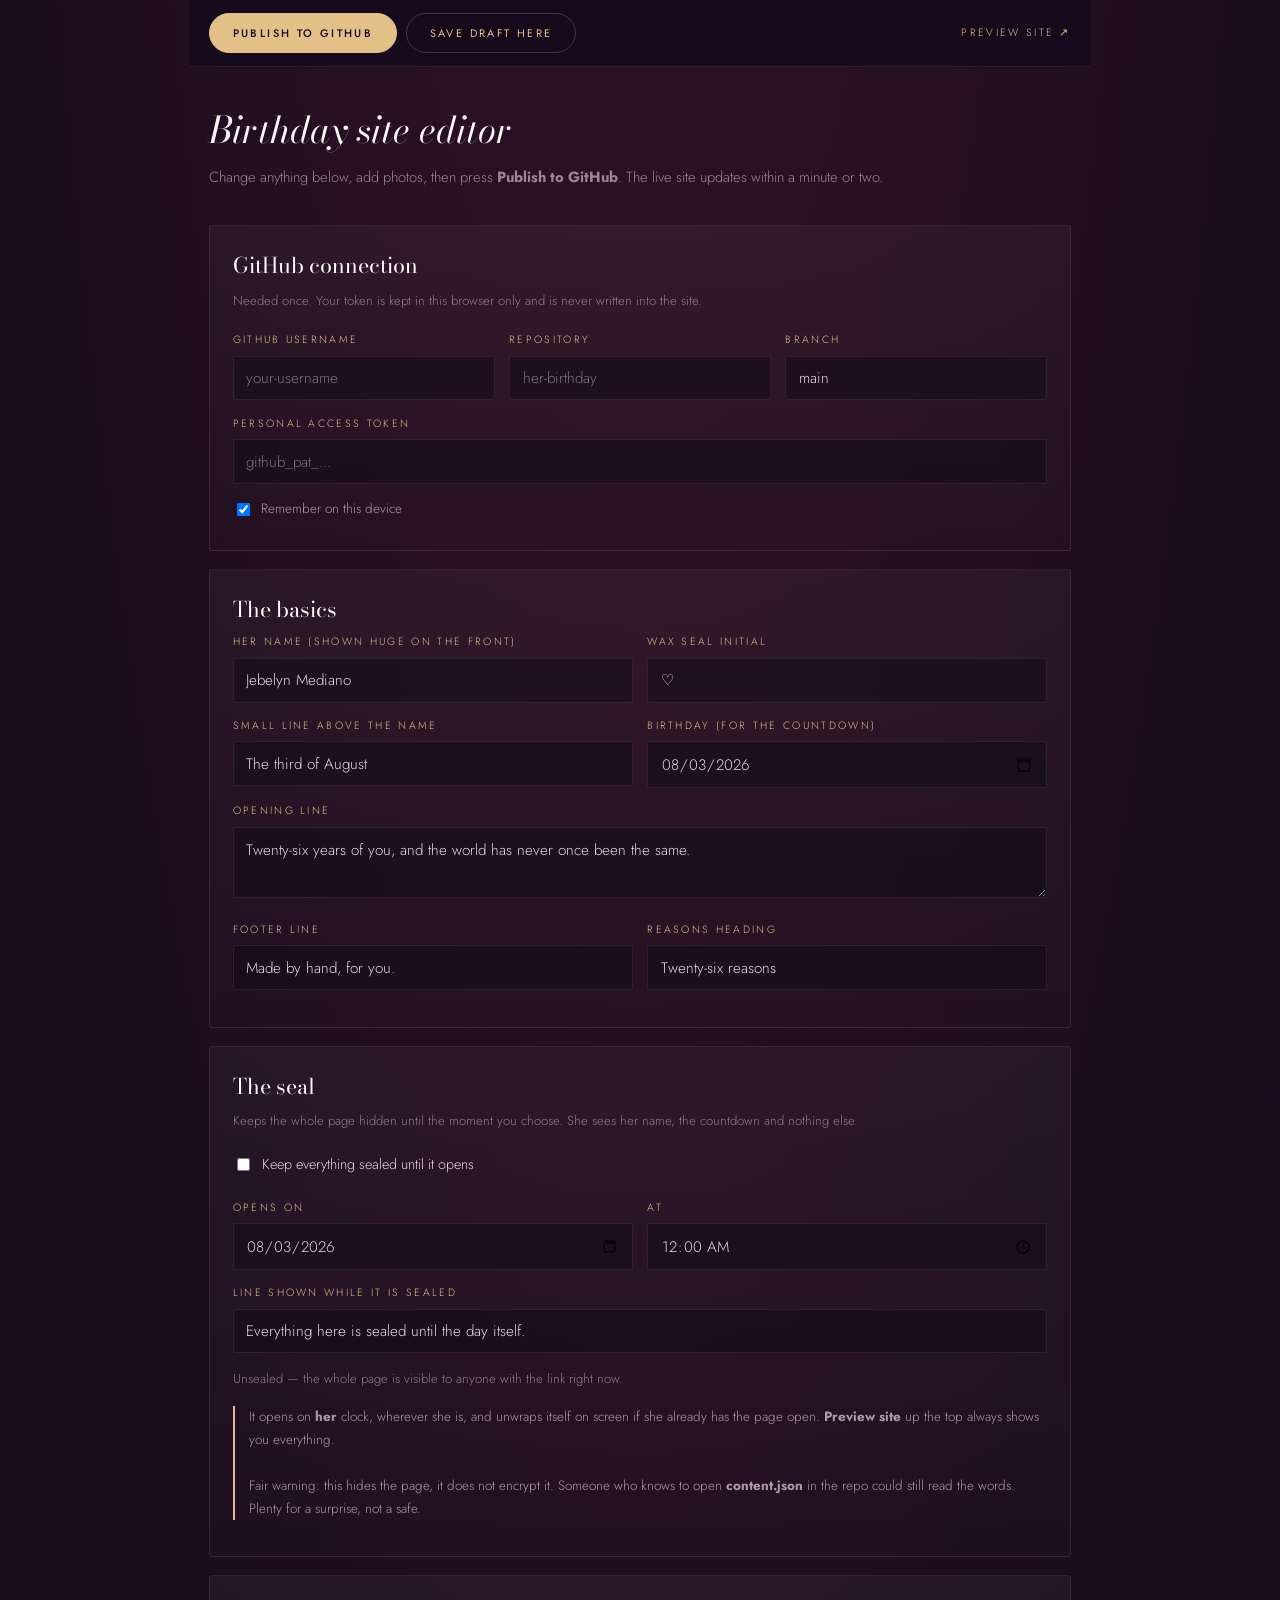
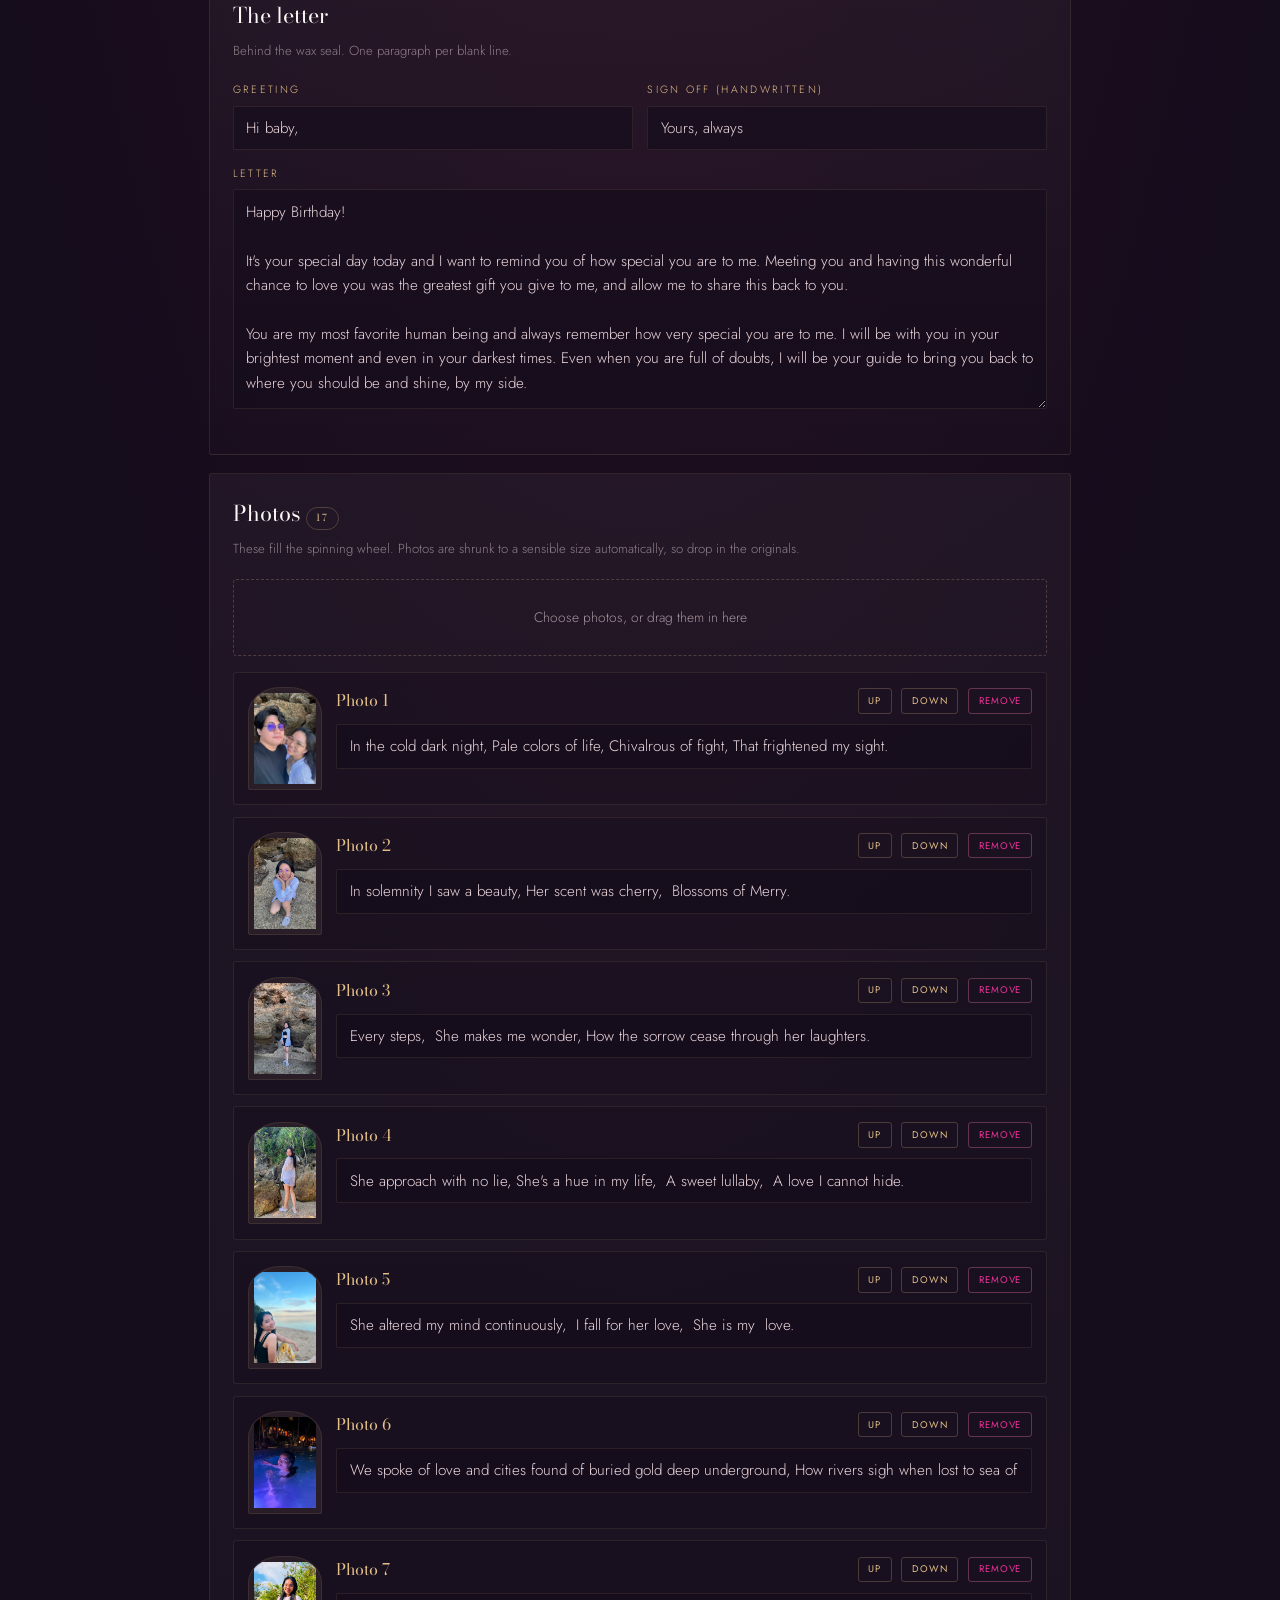
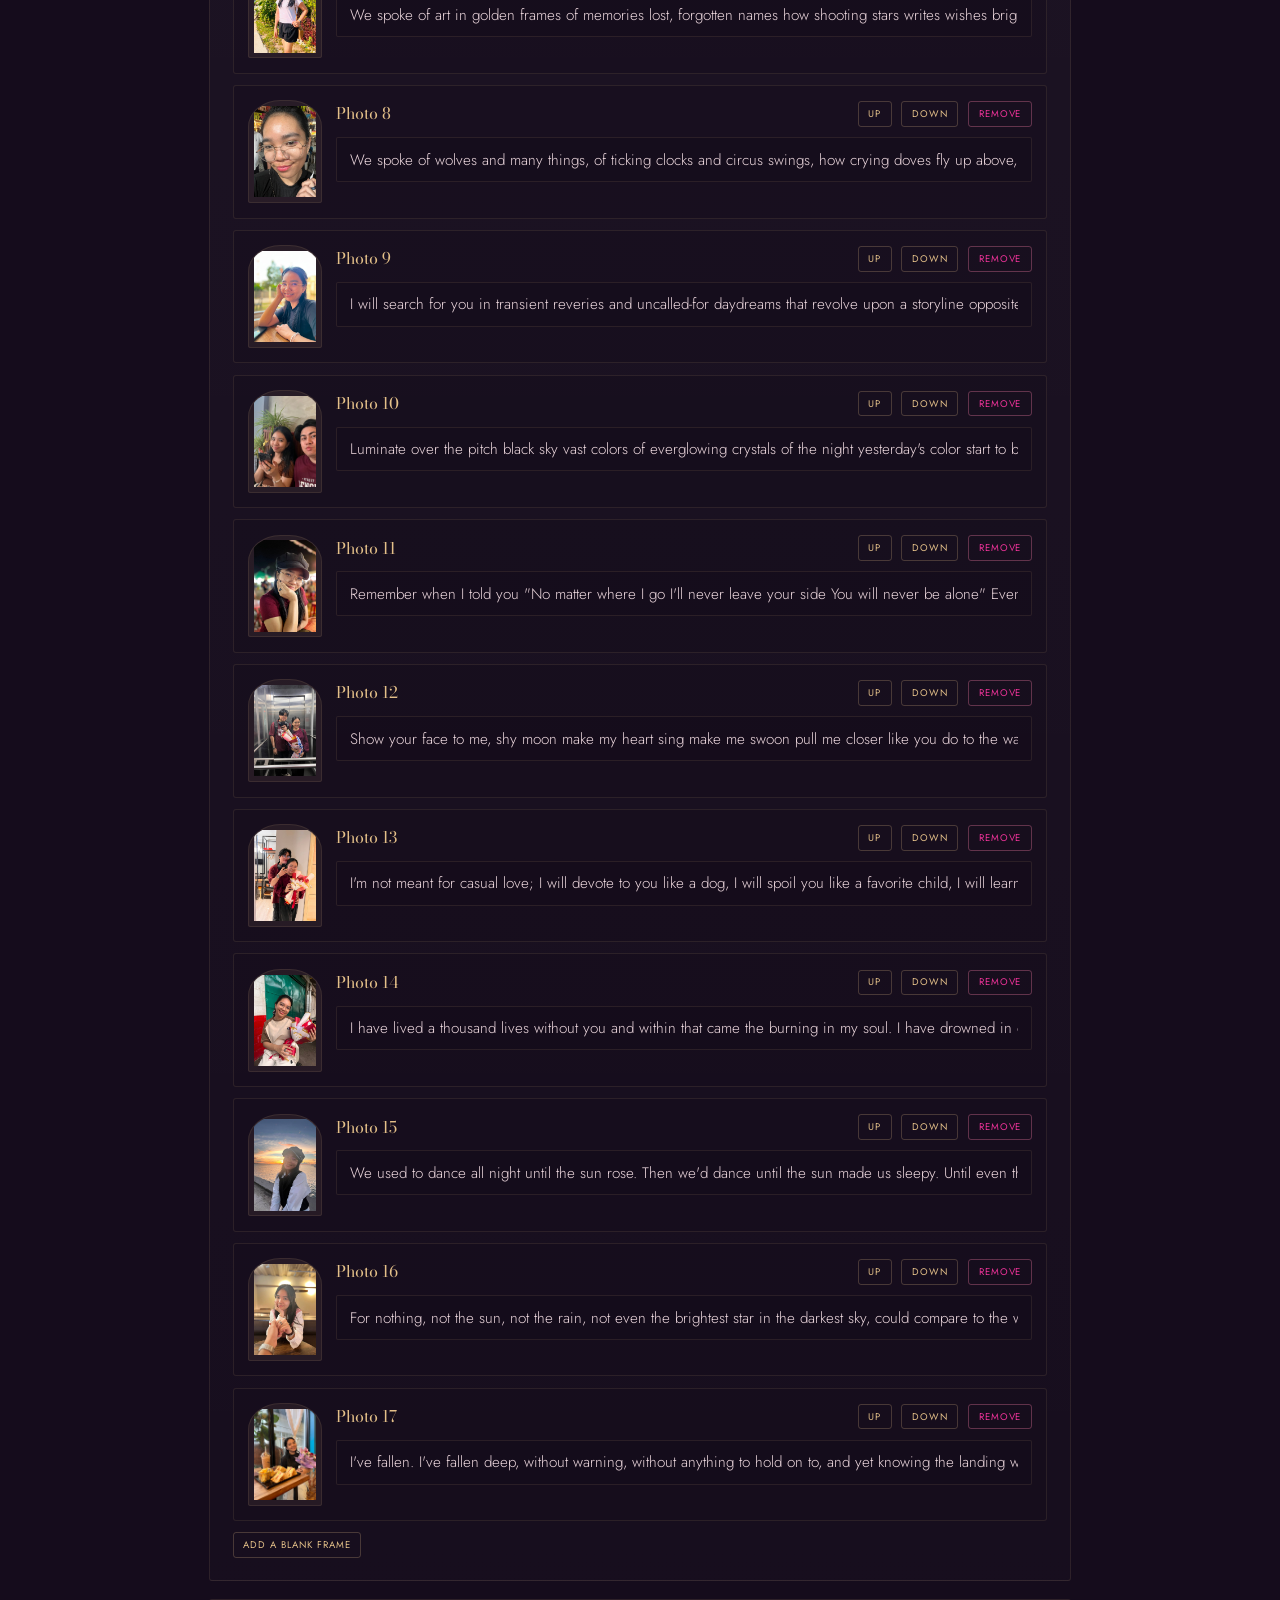
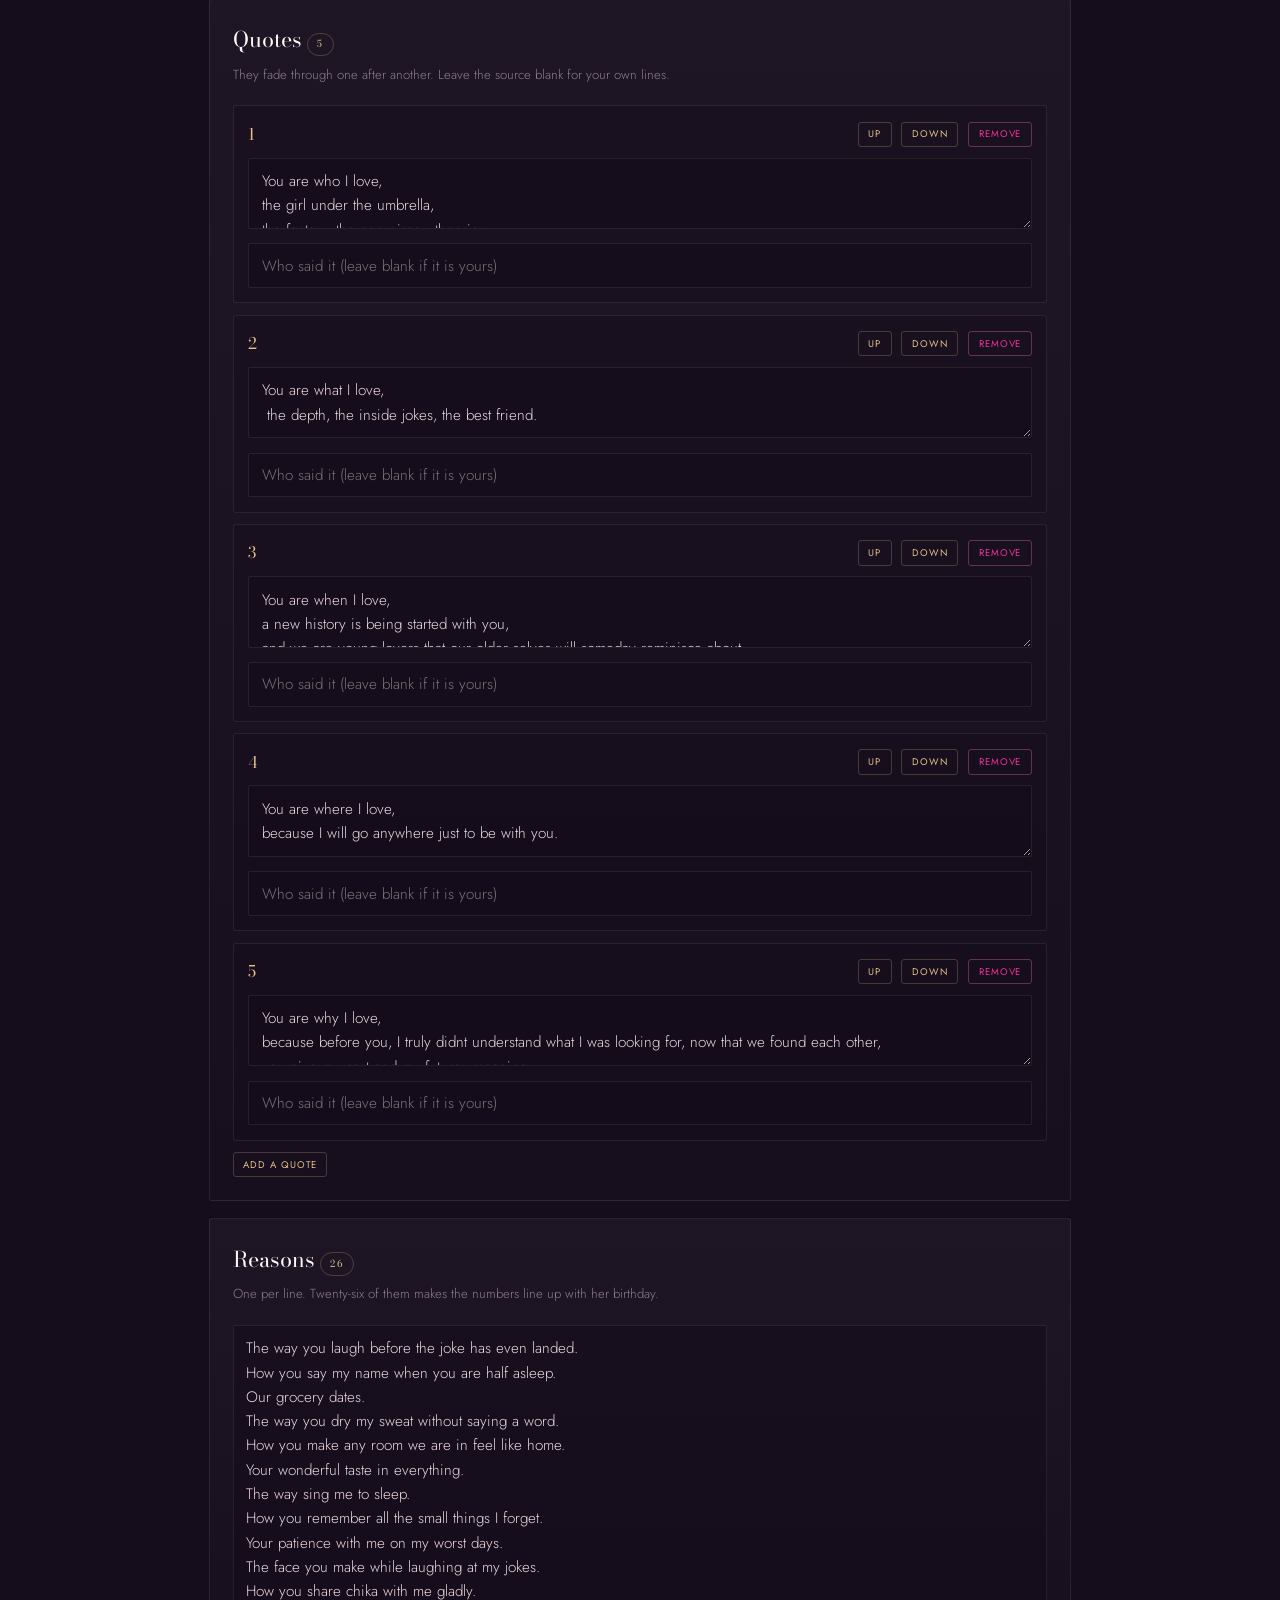
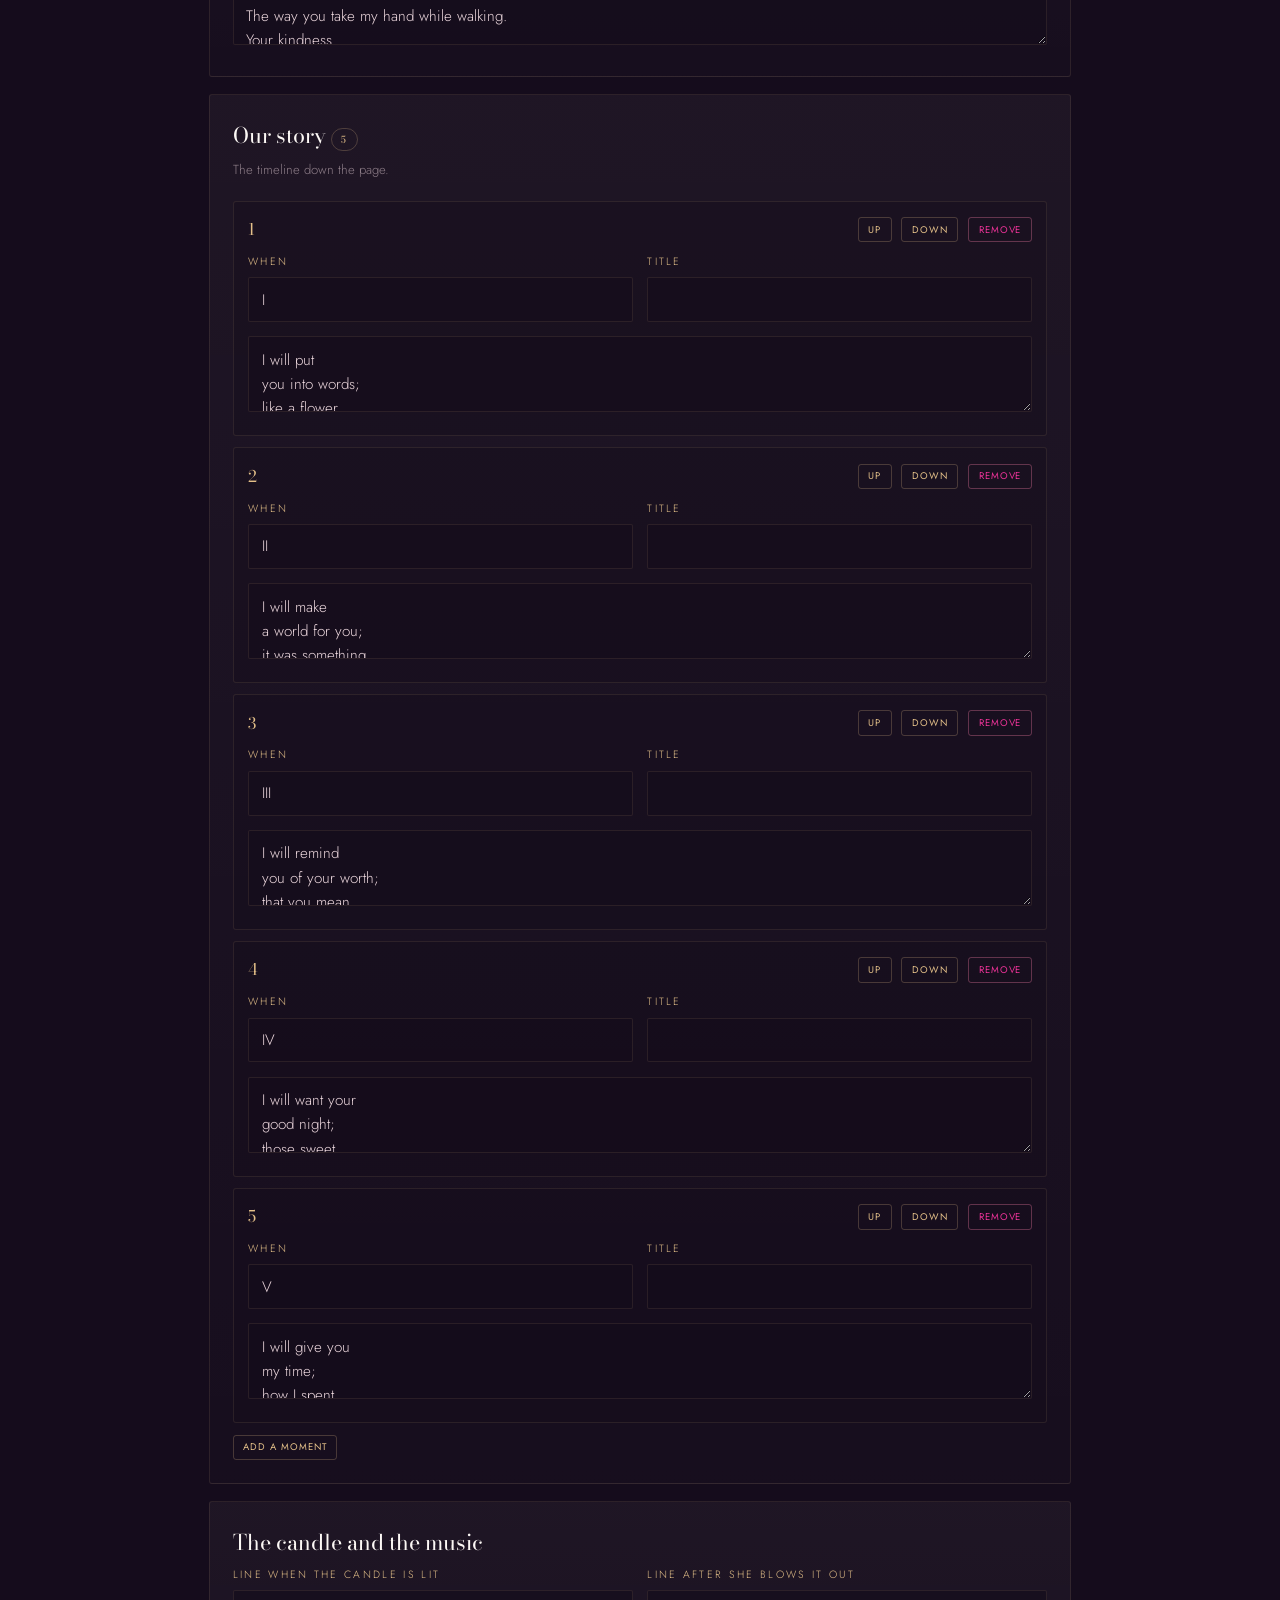
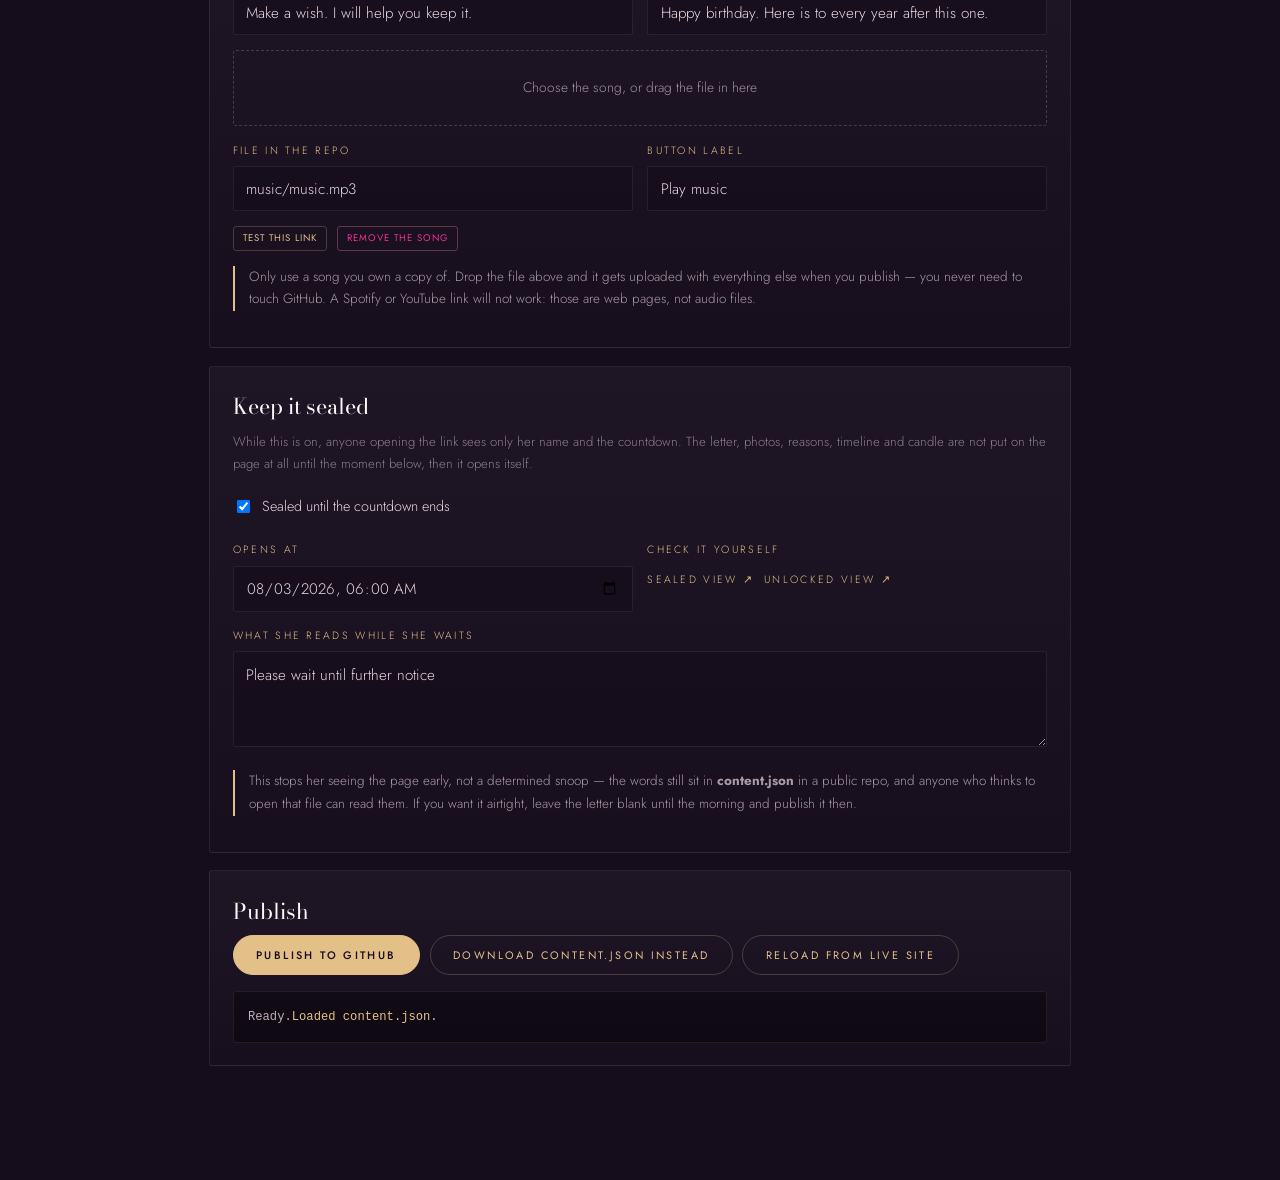
<file: admin.html>
<!DOCTYPE html>
<html lang="en-AU">
<head>
<meta charset="utf-8">
<meta name="viewport" content="width=device-width, initial-scale=1">
<meta name="robots" content="noindex, nofollow">
<title>Editor — Birthday site</title>
<link rel="preconnect" href="https://fonts.googleapis.com">
<link rel="preconnect" href="https://fonts.gstatic.com" crossorigin>
<link href="https://fonts.googleapis.com/css2?family=Bodoni+Moda:ital,opsz,wght@0,6..96,400;1,6..96,400&family=Jost:wght@300;400;500&display=swap" rel="stylesheet">
<style>
:root{
  --ink:#150C1C; --velvet:#251133; --wine:#5E1A33;
  --champagne:#E4C089; --silk:#EBD6DC; --moon:#FCF8F5;
  --hair:rgba(228,192,137,.24); --hair-soft:rgba(228,192,137,.1);
  --display:"Bodoni Moda",Didot,serif; --body:"Jost",Arial,sans-serif;
}
*{box-sizing:border-box}
body{
  margin:0;background:radial-gradient(110% 70% at 50% -10%,rgba(94,26,51,.4),transparent 60%),var(--ink);
  color:var(--silk);font-family:var(--body);font-weight:300;line-height:1.7;font-size:15px;
}
.wrap{max-width:900px;margin:0 auto;padding:2.5rem 1.2rem 6rem}
h1{font-family:var(--display);font-style:italic;font-weight:400;font-size:2.3rem;margin:0 0 .2rem;color:var(--moon)}
.sub{color:rgba(235,214,220,.6);margin:0 0 2.2rem;font-size:.92rem}
h2{font-family:var(--display);font-weight:400;font-size:1.35rem;color:var(--moon);margin:0 0 .3rem}
.hint{font-size:.82rem;color:rgba(235,214,220,.55);margin:0 0 1.2rem}
.card{
  background:linear-gradient(180deg,rgba(252,248,245,.045),rgba(252,248,245,.012));
  border:1px solid var(--hair-soft);border-radius:3px;padding:1.4rem;margin-bottom:1.1rem;
}
label{display:block;font-size:.66rem;letter-spacing:.22em;text-transform:uppercase;color:var(--champagne);margin:0 0 .4rem}
input,textarea,select{
  width:100%;background:rgba(21,12,28,.6);color:var(--silk);border:1px solid var(--hair-soft);
  border-radius:2px;padding:.65rem .8rem;font-family:var(--body);font-size:.95rem;font-weight:300;
}
input:focus,textarea:focus,select:focus{outline:1px solid var(--champagne);outline-offset:1px;border-color:transparent}
textarea{resize:vertical;min-height:96px;line-height:1.6}
.row{display:grid;gap:.9rem;margin-bottom:.9rem}
.row.two{grid-template-columns:1fr 1fr}
.row.three{grid-template-columns:1fr 1fr 1fr}
@media(max-width:640px){.row.two,.row.three{grid-template-columns:1fr}}
button{
  font-family:var(--body);font-size:.68rem;letter-spacing:.22em;text-transform:uppercase;cursor:pointer;
  background:transparent;color:var(--champagne);border:1px solid var(--hair);border-radius:999px;
  padding:.7rem 1.4rem;transition:background .2s,border-color .2s;
}
button:hover{background:rgba(228,192,137,.1);border-color:var(--champagne)}
button.solid{background:var(--champagne);color:var(--ink);border-color:var(--champagne);font-weight:500}
button.solid:hover{background:#f3ddb6}
button.tiny{padding:.3rem .6rem;font-size:.6rem;letter-spacing:.1em;border-radius:3px}
button.danger{color:#E39;border-color:rgba(238,120,160,.35)}
.actions{display:flex;gap:.6rem;flex-wrap:wrap;align-items:center}
.item{border:1px solid var(--hair-soft);border-radius:3px;padding:.9rem;margin-bottom:.7rem;background:rgba(21,12,28,.35)}
.item-head{display:flex;justify-content:space-between;align-items:center;gap:.5rem;margin-bottom:.6rem}
.item-head b{font-family:var(--display);color:var(--champagne);font-weight:400;font-size:1rem}
.photo-item{display:grid;grid-template-columns:74px 1fr;gap:.9rem;align-items:start}
.thumb{
  width:74px;aspect-ratio:.72;border-radius:44% 44% 3px 3px/26% 26% 2px 2px;overflow:hidden;
  background:rgba(228,192,137,.08);display:grid;place-items:center;border:1px solid var(--hair-soft);
  font-size:.55rem;letter-spacing:.1em;color:rgba(235,214,220,.5);text-align:center;padding:.3rem;
}
.thumb img{width:100%;height:100%;object-fit:cover}
.drop{
  border:1px dashed var(--hair);border-radius:3px;padding:1.6rem;text-align:center;cursor:pointer;
  color:rgba(235,214,220,.65);font-size:.86rem;transition:background .2s,border-color .2s;
}
.drop:hover,.drop.over{background:rgba(228,192,137,.07);border-color:var(--champagne)}
.log{
  font-family:ui-monospace,SFMono-Regular,Menlo,monospace;font-size:.76rem;line-height:1.7;
  background:rgba(0,0,0,.35);border:1px solid var(--hair-soft);border-radius:3px;padding:.9rem;
  max-height:220px;overflow:auto;white-space:pre-wrap;margin-top:1rem;color:rgba(235,214,220,.8);
}
.log b{color:var(--champagne);font-weight:400}
.log i{color:#F79;font-style:normal}
.pill{
  display:inline-block;font-size:.6rem;letter-spacing:.16em;text-transform:uppercase;
  border:1px solid var(--hair);border-radius:999px;padding:.15rem .6rem;color:var(--champagne);
}
.bar{
  position:sticky;top:0;z-index:5;display:flex;justify-content:space-between;align-items:center;gap:1rem;
  background:rgba(21,12,28,.9);backdrop-filter:blur(10px);border-bottom:1px solid var(--hair-soft);
  padding:.8rem 1.2rem;margin:-2.5rem -1.2rem 2rem;flex-wrap:wrap;
}
.bar a{color:var(--champagne);text-decoration:none;font-size:.66rem;letter-spacing:.22em;text-transform:uppercase}
.warn{border-left:2px solid var(--champagne);padding-left:.9rem;font-size:.84rem;color:rgba(235,214,220,.7)}
.count{font-size:.7rem;color:rgba(235,214,220,.5);letter-spacing:.1em}
</style>
</head>
<body>
<div class="wrap">
  <div class="bar">
    <div class="actions">
      <button class="solid" id="publish">Publish to GitHub</button>
      <button id="save-draft">Save draft here</button>
      <span class="count" id="draft-note"></span>
    </div>
    <div class="actions">
      <a href="index.html?preview" target="_blank">Preview site &#8599;</a>
    </div>
  </div>

  <h1>Birthday site editor</h1>
  <p class="sub">Change anything below, add photos, then press <b>Publish to GitHub</b>. The live site updates within a minute or two.</p>

  <!-- CONNECTION -->
  <section class="card">
    <h2>GitHub connection</h2>
    <p class="hint">Needed once. Your token is kept in this browser only and is never written into the site.</p>
    <div class="row three">
      <div><label for="gh-owner">GitHub username</label><input id="gh-owner" placeholder="your-username"></div>
      <div><label for="gh-repo">Repository</label><input id="gh-repo" placeholder="her-birthday"></div>
      <div><label for="gh-branch">Branch</label><input id="gh-branch" value="main"></div>
    </div>
    <div class="row">
      <div><label for="gh-token">Personal access token</label><input id="gh-token" type="password" placeholder="github_pat_..." autocomplete="off"></div>
    </div>
    <div class="actions">
      <label style="display:flex;gap:.5rem;align-items:center;text-transform:none;letter-spacing:0;font-size:.84rem;color:rgba(235,214,220,.7)">
        <input type="checkbox" id="remember" style="width:auto" checked> Remember on this device
      </label>
    </div>
  </section>

  <!-- BASICS -->
  <section class="card">
    <h2>The basics</h2>
    <div class="row two">
      <div><label for="f-name">Her name (shown huge on the front)</label><input id="f-name"></div>
      <div><label for="f-mono">Wax seal initial</label><input id="f-mono" maxlength="1"></div>
    </div>
    <div class="row two">
      <div><label for="f-eyebrow">Small line above the name</label><input id="f-eyebrow"></div>
      <div><label for="f-birthday">Birthday (for the countdown)</label><input id="f-birthday" type="date"></div>
    </div>
    <div class="row">
      <div><label for="f-heroline">Opening line</label><textarea id="f-heroline" style="min-height:64px"></textarea></div>
    </div>
    <div class="row two">
      <div><label for="f-closing">Footer line</label><input id="f-closing"></div>
      <div><label for="f-reasons-title">Reasons heading</label><input id="f-reasons-title"></div>
    </div>
  </section>

  <!-- THE SEAL -->
  <section class="card">
    <h2>The seal</h2>
    <p class="hint">Keeps the whole page hidden until the moment you choose. She sees her name, the countdown and nothing else.</p>
    <div class="actions" style="margin-bottom:1rem">
      <label style="display:flex;gap:.6rem;align-items:center;text-transform:none;letter-spacing:0;font-size:.9rem;color:var(--silk)">
        <input type="checkbox" id="f-locked" style="width:auto"> Keep everything sealed until it opens
      </label>
    </div>
    <div class="row two">
      <div><label for="f-unlock-date">Opens on</label><input id="f-unlock-date" type="date"></div>
      <div><label for="f-unlock-time">At</label><input id="f-unlock-time" type="time"></div>
    </div>
    <div class="row">
      <div><label for="f-locked-line">Line shown while it is sealed</label><input id="f-locked-line"></div>
    </div>
    <p class="hint" id="unlock-note" style="margin:0 0 1rem"></p>
    <p class="warn">It opens on <b>her</b> clock, wherever she is, and unwraps itself on screen if she already has the page open. <b>Preview site</b> up the top always shows you everything.<br><br>Fair warning: this hides the page, it does not encrypt it. Someone who knows to open <b>content.json</b> in the repo could still read the words. Plenty for a surprise, not a safe.</p>
  </section>

  <!-- LETTER -->
  <section class="card">
    <h2>The letter</h2>
    <p class="hint">Behind the wax seal. One paragraph per blank line.</p>
    <div class="row two">
      <div><label for="f-greeting">Greeting</label><input id="f-greeting"></div>
      <div><label for="f-signature">Sign off (handwritten)</label><input id="f-signature"></div>
    </div>
    <div class="row">
      <div><label for="f-letter">Letter</label><textarea id="f-letter" style="min-height:220px"></textarea></div>
    </div>
  </section>

  <!-- PHOTOS -->
  <section class="card">
    <h2>Photos <span class="pill" id="photo-count">0</span></h2>
    <p class="hint">These fill the spinning wheel. Photos are shrunk to a sensible size automatically, so drop in the originals.</p>
    <div class="drop" id="drop">Choose photos, or drag them in here<input type="file" id="file" accept="image/*" multiple hidden></div>
    <div id="photos" style="margin-top:1rem"></div>
    <div class="actions"><button class="tiny" id="add-motif">Add a blank frame</button></div>
  </section>

  <!-- QUOTES -->
  <section class="card">
    <h2>Quotes <span class="pill" id="quote-count">0</span></h2>
    <p class="hint">They fade through one after another. Leave the source blank for your own lines.</p>
    <div id="quotes"></div>
    <div class="actions"><button class="tiny" id="add-quote">Add a quote</button></div>
  </section>

  <!-- REASONS -->
  <section class="card">
    <h2>Reasons <span class="pill" id="reason-count">0</span></h2>
    <p class="hint">One per line. Twenty-six of them makes the numbers line up with her birthday.</p>
    <textarea id="f-reasons" style="min-height:320px"></textarea>
  </section>

  <!-- STORY -->
  <section class="card">
    <h2>Our story <span class="pill" id="story-count">0</span></h2>
    <p class="hint">The timeline down the page.</p>
    <div id="story"></div>
    <div class="actions"><button class="tiny" id="add-story">Add a moment</button></div>
  </section>

  <!-- WISH + MUSIC -->
  <section class="card">
    <h2>The candle and the music</h2>
    <div class="row two">
      <div><label for="f-wish-lit">Line when the candle is lit</label><input id="f-wish-lit"></div>
      <div><label for="f-wish-done">Line after she blows it out</label><input id="f-wish-done"></div>
    </div>
    <div class="drop" id="drop-music">Choose the song, or drag the file in here<input type="file" id="file-music" accept="audio/*" hidden></div>
    <div id="music-status" class="hint" style="margin:.7rem 0 1rem"></div>
    <div class="row two">
      <div><label for="f-music-url">File in the repo</label><input id="f-music-url" placeholder="music/our-song.mp3"></div>
      <div><label for="f-music-title">Button label</label><input id="f-music-title" placeholder="Play our song"></div>
    </div>
    <div class="actions" style="margin-bottom:.9rem">
      <button class="tiny" id="test-music">Test this link</button>
      <button class="tiny danger" id="clear-music">Remove the song</button>
    </div>
    <p class="warn">Only use a song you own a copy of. Drop the file above and it gets uploaded with everything else when you publish &mdash; you never need to touch GitHub. A Spotify or YouTube link will not work: those are web pages, not audio files.</p>
  </section>

  <!-- LOCK -->
  <section class="card">
    <h2>Keep it sealed</h2>
    <p class="hint">While this is on, anyone opening the link sees only her name and the countdown. The letter, photos, reasons, timeline and candle are not put on the page at all until the moment below, then it opens itself.</p>
    <div class="actions" style="margin-bottom:1rem">
      <label style="display:flex;gap:.6rem;align-items:center;text-transform:none;letter-spacing:0;font-size:.9rem;color:var(--silk)">
        <input type="checkbox" id="f-lock-on" style="width:auto"> Sealed until the countdown ends
      </label>
    </div>
    <div class="row two">
      <div><label for="f-lock-reveal">Opens at</label><input id="f-lock-reveal" type="datetime-local"></div>
      <div><label for="f-lock-preview">Check it yourself</label>
        <div class="actions" style="padding-top:.35rem">
          <a href="index.html" target="_blank" id="f-lock-preview" style="color:var(--champagne);font-size:.66rem;letter-spacing:.22em;text-transform:uppercase;text-decoration:none">Sealed view &#8599;</a>
          <a href="index.html?preview=1" target="_blank" style="color:var(--champagne);font-size:.66rem;letter-spacing:.22em;text-transform:uppercase;text-decoration:none">Unlocked view &#8599;</a>
        </div>
      </div>
    </div>
    <div class="row">
      <div><label for="f-lock-note">What she reads while she waits</label><textarea id="f-lock-note" style="min-height:96px"></textarea></div>
    </div>
    <p class="warn">This stops her seeing the page early, not a determined snoop &mdash; the words still sit in <b>content.json</b> in a public repo, and anyone who thinks to open that file can read them. If you want it airtight, leave the letter blank until the morning and publish it then.</p>
  </section>

  <!-- PUBLISH -->
  <section class="card">
    <h2>Publish</h2>
    <div class="actions">
      <button class="solid" id="publish2">Publish to GitHub</button>
      <button id="download">Download content.json instead</button>
      <button id="reload">Reload from live site</button>
    </div>
    <div class="log" id="log">Ready.</div>
  </section>
</div>

<script>
(function(){
"use strict";

var LS_KEY="bday-admin-draft", LS_CONF="bday-admin-conf";
var state=null;
var els={};
["gh-owner","gh-repo","gh-branch","gh-token","remember","f-name","f-mono","f-eyebrow","f-birthday",
 "f-heroline","f-closing","f-reasons-title","f-greeting","f-signature","f-letter","f-reasons",
 "f-locked","f-unlock-date","f-unlock-time","f-locked-line","unlock-note",
 "f-wish-lit","f-wish-done","f-music-url","f-music-title","photos","quotes","story","log","file","drop","file-music","drop-music","music-status","f-lock-on","f-lock-reveal","f-lock-note",
 "photo-count","quote-count","reason-count","story-count","draft-note"].forEach(function(id){
  els[id]=document.getElementById(id);
});

/* ---------- tiny helpers ---------- */
function log(msg,cls){
  var line=document.createElement(cls==="err"?"i":(cls==="ok"?"b":"span"));
  line.textContent=msg;
  els.log.appendChild(line); els.log.appendChild(document.createTextNode("\n"));
  els.log.scrollTop=els.log.scrollHeight;
}
function store(k,v){ try{ v===null?localStorage.removeItem(k):localStorage.setItem(k,v); }catch(e){} }
function read(k){ try{ return localStorage.getItem(k); }catch(e){ return null; } }
function b64utf8(str){
  var bytes=new TextEncoder().encode(str), bin="";
  for(var i=0;i<bytes.length;i++) bin+=String.fromCharCode(bytes[i]);
  return btoa(bin);
}
function esc(s){return String(s==null?"":s).replace(/[&<>"']/g,function(c){
  return {"&":"&amp;","<":"&lt;",">":"&gt;",'"':"&quot;","'":"&#39;"}[c];});}

/* ---------- load ---------- */
var BLANK={
  name:"My Love",monogram:"M",eyebrow:"The third of August",birthday:"2026-08-03",age:26,
  heroLine:"",letter:{greeting:"",body:[],signature:""},photos:[],quotes:[],
  reasonsTitle:"Twenty-six reasons",reasons:[],story:[],
  locked:false,unlockAt:"",lockedLine:"Everything here is sealed until the day itself.",
  lockedNote:"Sealed until then",lockedCaption:"until it opens",
  wish:{lightHint:"Light it",blowHint:"Blow it out",lit:"",done:""},
  closing:"",music:{url:"",title:""},lock:{enabled:true,reveal:"",note:""}
};

function loadConf(){
  try{
    var c=JSON.parse(read(LS_CONF)||"{}");
    els["gh-owner"].value=c.owner||""; els["gh-repo"].value=c.repo||"";
    els["gh-branch"].value=c.branch||"main"; els["gh-token"].value=c.token||"";
  }catch(e){}
}
function saveConf(){
  if(!els.remember.checked){ store(LS_CONF,null); return; }
  store(LS_CONF,JSON.stringify({
    owner:els["gh-owner"].value.trim(), repo:els["gh-repo"].value.trim(),
    branch:els["gh-branch"].value.trim()||"main", token:els["gh-token"].value.trim()
  }));
}

function boot(){
  loadConf();
  var draft=read(LS_KEY);
  if(draft){
    try{ state=JSON.parse(draft); fill(); log("Loaded the draft saved in this browser.","ok"); return; }catch(e){}
  }
  fetchLive();
}
function fetchLive(){
  fetch("content.json?v="+Date.now()).then(function(r){
    if(!r.ok) throw new Error("not found"); return r.json();
  }).then(function(j){
    state=Object.assign({},BLANK,j); fill(); log("Loaded content.json.","ok");
  }).catch(function(){
    state=JSON.parse(JSON.stringify(BLANK)); fill();
    log("No content.json found next to this page — starting from a blank sheet.");
  });
}

/* ---------- form <-> state ---------- */
function normalise(){
  ["photos","quotes","story","reasons"].forEach(function(k){ if(!Array.isArray(state[k])) state[k]=[]; });
  if(!state.letter||typeof state.letter!=="object") state.letter={greeting:"",body:[],signature:""};
  if(!Array.isArray(state.letter.body)) state.letter.body=[];
  if(!state.wish||typeof state.wish!=="object") state.wish={};
  if(!state.music||typeof state.music!=="object") state.music={url:"",title:""};
  if(!state.lock||typeof state.lock!=="object") state.lock={enabled:true,reveal:"",note:""};
}
function fill(){
  normalise();
  els["f-name"].value=state.name||"";
  els["f-mono"].value=state.monogram||"";
  els["f-eyebrow"].value=state.eyebrow||"";
  els["f-birthday"].value=state.birthday||"";
  els["f-heroline"].value=state.heroLine||"";
  els["f-closing"].value=state.closing||"";
  els["f-reasons-title"].value=state.reasonsTitle||"";
  els["f-greeting"].value=(state.letter&&state.letter.greeting)||"";
  els["f-signature"].value=(state.letter&&state.letter.signature)||"";
  els["f-letter"].value=((state.letter&&state.letter.body)||[]).join("\n\n");
  els["f-reasons"].value=(state.reasons||[]).join("\n");
  els["f-locked"].checked=state.locked===true;
  var ua=String(state.unlockAt||"");
  els["f-unlock-date"].value=ua.slice(0,10)||state.birthday||"";
  els["f-unlock-time"].value=ua.slice(11,16)||"00:00";
  els["f-locked-line"].value=state.lockedLine||"";
  unlockNote();
  els["f-wish-lit"].value=(state.wish&&state.wish.lit)||"";
  els["f-wish-done"].value=(state.wish&&state.wish.done)||"";
  els["f-music-url"].value=(state.music&&state.music.url)||"";
  els["f-music-title"].value=(state.music&&state.music.title)||"";
  els["f-lock-on"].checked=state.lock.enabled!==false;
  els["f-lock-reveal"].value=(state.lock.reveal||"").slice(0,16);
  els["f-lock-note"].value=state.lock.note||"";
  drawPhotos(); drawQuotes(); drawStory(); counts();
}
function collect(){
  state.name=els["f-name"].value.trim();
  state.monogram=els["f-mono"].value.trim()||state.name.charAt(0);
  state.eyebrow=els["f-eyebrow"].value.trim();
  state.birthday=els["f-birthday"].value.trim();
  state.heroLine=els["f-heroline"].value.trim();
  state.closing=els["f-closing"].value.trim();
  state.reasonsTitle=els["f-reasons-title"].value.trim();
  state.letter={
    greeting:els["f-greeting"].value.trim(),
    body:els["f-letter"].value.split(/\n\s*\n/).map(function(s){return s.trim();}).filter(Boolean),
    signature:els["f-signature"].value.trim()
  };
  state.reasons=els["f-reasons"].value.split("\n").map(function(s){return s.trim();}).filter(Boolean);
  state.wish=Object.assign({lightHint:"Light it",blowHint:"Blow it out"},state.wish||{},{
    lit:els["f-wish-lit"].value.trim(), done:els["f-wish-done"].value.trim()
  });
  state.music={url:els["f-music-url"].value.trim(),title:els["f-music-title"].value.trim()||"Play music"};
  state.lock={
    enabled:els["f-lock-on"].checked,
    reveal:els["f-lock-reveal"].value.trim()||state.birthday+"T00:00",
    note:els["f-lock-note"].value.trim()
  };
  return state;
}
function counts(){
  els["photo-count"].textContent=(state.photos||[]).length;
  els["quote-count"].textContent=(state.quotes||[]).length;
  els["story-count"].textContent=(state.story||[]).length;
  els["reason-count"].textContent=els["f-reasons"].value.split("\n").filter(function(s){return s.trim();}).length;
}
els["f-reasons"].addEventListener("input",counts);

function unlockNote(){
  var n=els["unlock-note"];
  if(!els["f-locked"].checked){ n.textContent="Unsealed — the whole page is visible to anyone with the link right now."; return; }
  var d=els["f-unlock-date"].value, t=els["f-unlock-time"].value||"00:00";
  if(!d){ n.textContent="Pick a date, or it falls back to her birthday at midnight."; return; }
  var when=new Date(d+"T"+t);
  if(isNaN(when.getTime())){ n.textContent="That date and time did not make sense."; return; }
  var pretty=when.toLocaleString(undefined,{weekday:"long",day:"numeric",month:"long",hour:"numeric",minute:"2-digit"});
  var mins=Math.round((when-new Date())/60000);
  n.textContent = mins>0
    ? "Opens "+pretty+" — about "+(mins>2880?Math.round(mins/1440)+" days":(mins>120?Math.round(mins/60)+" hours":mins+" minutes"))+" away."
    : "That moment has already passed, so the page is open now.";
}
["f-locked","f-unlock-date","f-unlock-time"].forEach(function(id){
  els[id].addEventListener("change",unlockNote);
  els[id].addEventListener("input",unlockNote);
});

/* ---------- photos ---------- */
var MOTIFS=["sprig","moon","rose","swallow","ring"];
function drawPhotos(){
  var box=els.photos; box.innerHTML="";
  (state.photos||[]).forEach(function(p,i){
    var d=document.createElement("div");
    d.className="item photo-item";
    var src=p._preview||p.src||"";
    d.innerHTML=
      '<div class="thumb">'+(src?'<img src="'+esc(src)+'" alt="">':"Blank frame &mdash; "+esc(p.motif||"sprig"))+'</div>'+
      '<div>'+
        '<div class="item-head"><b>Photo '+(i+1)+(p._data?' &middot; new':'')+'</b>'+
          '<span class="actions">'+
            '<button class="tiny" data-a="up" data-i="'+i+'">Up</button>'+
            '<button class="tiny" data-a="down" data-i="'+i+'">Down</button>'+
            '<button class="tiny danger" data-a="del" data-i="'+i+'">Remove</button>'+
          '</span>'+
        '</div>'+
        '<input data-f="caption" data-i="'+i+'" placeholder="Caption shown under the wheel" value="'+esc(p.caption||"")+'">'+
      '</div>';
    box.appendChild(d);
  });
  box.querySelectorAll("input[data-f]").forEach(function(inp){
    inp.addEventListener("input",function(){ state.photos[+inp.dataset.i].caption=inp.value; });
  });
  box.querySelectorAll("button[data-a]").forEach(function(b){
    b.addEventListener("click",function(){
      var i=+b.dataset.i, a=b.dataset.a, arr=state.photos;
      if(a==="del") arr.splice(i,1);
      if(a==="up"&&i>0) arr.splice(i-1,0,arr.splice(i,1)[0]);
      if(a==="down"&&i<arr.length-1) arr.splice(i+1,0,arr.splice(i,1)[0]);
      drawPhotos(); counts();
    });
  });
}
function shrink(file){
  return new Promise(function(res,rej){
    var img=new Image(), url=URL.createObjectURL(file);
    img.onload=function(){
      var max=1600, w=img.width, h=img.height, s=Math.min(1,max/Math.max(w,h));
      var c=document.createElement("canvas");
      c.width=Math.round(w*s); c.height=Math.round(h*s);
      c.getContext("2d").drawImage(img,0,0,c.width,c.height);
      URL.revokeObjectURL(url);
      res(c.toDataURL("image/jpeg",0.82));
    };
    img.onerror=function(){ URL.revokeObjectURL(url); rej(new Error("Could not read "+file.name)); };
    img.src=url;
  });
}
function addFiles(files){
  var list=Array.prototype.slice.call(files).filter(function(f){return /^image\//.test(f.type);});
  if(!list.length){ log("Those did not look like image files.","err"); return; }
  var jobs=list.map(function(f){
    return shrink(f).then(function(dataUrl){
      state.photos.push({
        src:"", motif:MOTIFS[state.photos.length%MOTIFS.length], caption:"",
        _preview:dataUrl, _data:dataUrl.split(",")[1],
        _name:f.name.replace(/\.[^.]+$/,"").toLowerCase().replace(/[^a-z0-9]+/g,"-").slice(0,32)||"photo"
      });
      log("Added "+f.name+" ("+Math.round(dataUrl.length*0.75/1024)+" KB after shrinking).");
    }).catch(function(e){ log(e.message,"err"); });
  });
  Promise.all(jobs).then(function(){ drawPhotos(); counts(); });
}
els.file.addEventListener("change",function(){ addFiles(els.file.files); els.file.value=""; });
els.drop.addEventListener("click",function(){ els.file.click(); });
["dragenter","dragover"].forEach(function(ev){
  els.drop.addEventListener(ev,function(e){ e.preventDefault(); this.classList.add("over"); });
});
["dragleave","drop"].forEach(function(ev){
  els.drop.addEventListener(ev,function(e){ e.preventDefault(); this.classList.remove("over"); });
});
els.drop.addEventListener("drop",function(e){
  if(e.dataTransfer&&e.dataTransfer.files) addFiles(e.dataTransfer.files);
});
document.getElementById("add-motif").addEventListener("click",function(){
  state.photos.push({src:"",motif:MOTIFS[state.photos.length%MOTIFS.length],caption:""});
  drawPhotos(); counts();
});

/* ---------- quotes ---------- */
function drawQuotes(){
  var box=els.quotes; box.innerHTML="";
  (state.quotes||[]).forEach(function(q,i){
    var d=document.createElement("div"); d.className="item";
    d.innerHTML=
      '<div class="item-head"><b>'+(i+1)+'</b>'+
        '<span class="actions">'+
          '<button class="tiny" data-a="up" data-i="'+i+'">Up</button>'+
          '<button class="tiny" data-a="down" data-i="'+i+'">Down</button>'+
          '<button class="tiny danger" data-a="del" data-i="'+i+'">Remove</button>'+
        '</span></div>'+
      '<div class="row"><textarea data-f="text" data-i="'+i+'" style="min-height:64px" placeholder="The line itself">'+esc(q.text||"")+'</textarea></div>'+
      '<input data-f="source" data-i="'+i+'" placeholder="Who said it (leave blank if it is yours)" value="'+esc(q.source||"")+'">';
    box.appendChild(d);
  });
  wire(box,"quotes");
}
/* ---------- story ---------- */
function drawStory(){
  var box=els.story; box.innerHTML="";
  (state.story||[]).forEach(function(s,i){
    var d=document.createElement("div"); d.className="item";
    d.innerHTML=
      '<div class="item-head"><b>'+(i+1)+'</b>'+
        '<span class="actions">'+
          '<button class="tiny" data-a="up" data-i="'+i+'">Up</button>'+
          '<button class="tiny" data-a="down" data-i="'+i+'">Down</button>'+
          '<button class="tiny danger" data-a="del" data-i="'+i+'">Remove</button>'+
        '</span></div>'+
      '<div class="row two">'+
        '<div><label>When</label><input data-f="when" data-i="'+i+'" value="'+esc(s.when||"")+'"></div>'+
        '<div><label>Title</label><input data-f="title" data-i="'+i+'" value="'+esc(s.title||"")+'"></div>'+
      '</div>'+
      '<textarea data-f="text" data-i="'+i+'" style="min-height:76px" placeholder="What happened">'+esc(s.text||"")+'</textarea>';
    box.appendChild(d);
  });
  wire(box,"story");
}
function wire(box,key){
  box.querySelectorAll("[data-f]").forEach(function(inp){
    inp.addEventListener("input",function(){ state[key][+inp.dataset.i][inp.dataset.f]=inp.value; });
  });
  box.querySelectorAll("button[data-a]").forEach(function(b){
    b.addEventListener("click",function(){
      var i=+b.dataset.i,a=b.dataset.a,arr=state[key];
      if(a==="del") arr.splice(i,1);
      if(a==="up"&&i>0) arr.splice(i-1,0,arr.splice(i,1)[0]);
      if(a==="down"&&i<arr.length-1) arr.splice(i+1,0,arr.splice(i,1)[0]);
      key==="quotes"?drawQuotes():drawStory(); counts();
    });
  });
}
document.getElementById("add-quote").addEventListener("click",function(){
  state.quotes.push({text:"",source:""}); drawQuotes(); counts();
});
document.getElementById("add-story").addEventListener("click",function(){
  state.story.push({when:"",title:"",text:""}); drawStory(); counts();
});

/* ---------- draft + download ---------- */
function clean(){
  var c=JSON.parse(JSON.stringify(collect()));
  delete c._audio;
  c.photos=(c.photos||[]).map(function(p){
    return {src:p.src||"",motif:p.motif||"sprig",caption:p.caption||""};
  });
  return c;
}
document.getElementById("save-draft").addEventListener("click",function(){
  collect(); store(LS_KEY,JSON.stringify(state)); saveConf();
  els["draft-note"].textContent="Draft saved "+new Date().toLocaleTimeString();
  log("Draft saved in this browser. Photos you have not published yet are kept too.","ok");
  if(pendingAudio) log("The song is not kept in the draft \u2014 it is too big for that. Publish before you close the tab, or pick the file again next time.","err");
});
document.getElementById("download").addEventListener("click",function(){
  var blob=new Blob([JSON.stringify(clean(),null,2)],{type:"application/json"});
  var a=document.createElement("a");
  a.href=URL.createObjectURL(blob); a.download="content.json"; a.click();
  log("content.json downloaded. Upload it to the repo, replacing the old one.","ok");
  var pending=(state.photos||[]).filter(function(p){return p._data;});
  if(pending.length) log("Note: "+pending.length+" new photo(s) still need publishing — use Publish to GitHub for those.","err");
});
document.getElementById("reload").addEventListener("click",function(){
  if(!confirm("Discard what is on screen and reload from the live content.json?")) return;
  store(LS_KEY,null); fetchLive();
});

/* ---------- the song ---------- */
var pendingAudio=null;   // kept in memory only, never saved into content.json or the draft
var AUDIO_OK=/\.(mp3|m4a|aac|wav|ogg|oga|opus)$/i;

function slug(n){ return n.replace(/\.[^.]+$/,"").toLowerCase().replace(/[^a-z0-9]+/g,"-").replace(/^-|-$/g,"").slice(0,40)||"our-song"; }
function mb(b){ return (b/1048576).toFixed(1)+" MB"; }

function pickAudio(file){
  if(!file) return;
  var ext=(file.name.match(/\.[^.]+$/)||[""])[0];
  if(!AUDIO_OK.test(file.name)){
    log("That file type will not play in a browser. Use mp3, m4a, wav or ogg.","err"); return;
  }
  if(file.size>45*1048576){
    log("That file is "+mb(file.size)+", which is too big to push through GitHub this way. Trim it or export a smaller mp3.","err"); return;
  }
  var r=new FileReader();
  r.onload=function(){
    pendingAudio={ path:"music/"+slug(file.name)+ext.toLowerCase(), data:String(r.result).split(",")[1], size:file.size, name:file.name };
    els["f-music-url"].value=pendingAudio.path;
    if(!els["f-music-title"].value.trim()) els["f-music-title"].value="Play our song";
    els["music-status"].innerHTML='<span class="pill">Ready to upload</span> '+esc(file.name)+" &middot; "+mb(file.size)+" &rarr; "+esc(pendingAudio.path);
    log("Song ready: "+file.name+" ("+mb(file.size)+"). It uploads when you press Publish.","ok");
    if(file.size>12*1048576) log("Heads up: "+mb(file.size)+" is a slow download on mobile data. A 128 kbps mp3 is plenty for a web page.");
  };
  r.onerror=function(){ log("Could not read that file.","err"); };
  r.readAsDataURL(file);
}
els["file-music"].addEventListener("change",function(){ pickAudio(els["file-music"].files[0]); els["file-music"].value=""; });
els["drop-music"].addEventListener("click",function(){ els["file-music"].click(); });
["dragenter","dragover"].forEach(function(ev){
  els["drop-music"].addEventListener(ev,function(e){ e.preventDefault(); this.classList.add("over"); });
});
["dragleave","drop"].forEach(function(ev){
  els["drop-music"].addEventListener(ev,function(e){ e.preventDefault(); this.classList.remove("over"); });
});
els["drop-music"].addEventListener("drop",function(e){
  if(e.dataTransfer&&e.dataTransfer.files) pickAudio(e.dataTransfer.files[0]);
});
document.getElementById("clear-music").addEventListener("click",function(){
  pendingAudio=null; els["f-music-url"].value=""; els["music-status"].textContent="";
  log("Song removed. Publish to take the button off the site.");
});

/* ---------- music check ---------- */
document.getElementById("test-music").addEventListener("click",function(){
  var u=els["f-music-url"].value.trim();
  if(!u){ log("Put a path or link in the music field first.","err"); return; }
  if(/youtu\.be|youtube\.com|spotify\.com|soundcloud\.com|music\.apple\.com|deezer\.com|tidal\.com/i.test(u)){
    log("That is a streaming page, not an audio file, so the site has nothing to play. Upload an .mp3 into a music folder in the repo and put music/your-file.mp3 here instead.","err");
    return;
  }
  log("Testing "+u+" \u2026");
  var a=new Audio(), done=false;
  var t=setTimeout(function(){ if(!done){done=true;log("Still nothing after 10 seconds. A very large file can do that; otherwise the path is wrong.","err");} },10000);
  a.addEventListener("loadedmetadata",function(){
    if(done) return; done=true; clearTimeout(t);
    log("Found it, and it plays. Length "+(a.duration?Math.round(a.duration)+" seconds":"unknown")+".","ok");
  });
  a.addEventListener("error",function(){
    if(done) return; done=true; clearTimeout(t);
    var c=a.error&&a.error.code;
    log(c===3
      ? "The file was found but will not decode. Re-save it as a standard .mp3 and upload it again."
      : "Nothing playable at that path. Two usual culprits: the file has not been uploaded to the repo yet, or the capitals do not match \u2014 GitHub treats Music/ and music/ as different folders.","err");
  });
  a.preload="metadata";
  a.src=u.replace(/ /g,"%20");
  a.load();
});

/* ---------- publish ---------- */
function api(path,opts){
  var c={owner:els["gh-owner"].value.trim(),repo:els["gh-repo"].value.trim(),token:els["gh-token"].value.trim()};
  return fetch("https://api.github.com/repos/"+c.owner+"/"+c.repo+"/contents/"+path,
    Object.assign({headers:{
      "Authorization":"Bearer "+c.token,
      "Accept":"application/vnd.github+json",
      "X-GitHub-Api-Version":"2022-11-28"
    }},opts||{}));
}
function getSha(path,branch){
  return api(path+"?ref="+encodeURIComponent(branch)).then(function(r){
    if(r.status===404) return null;
    if(!r.ok) throw new Error("GitHub said "+r.status+" when checking "+path);
    return r.json().then(function(j){return j.sha;});
  });
}
function put(path,b64,message,branch,sha){
  var body={message:message,content:b64,branch:branch};
  if(sha) body.sha=sha;
  return api(path,{method:"PUT",body:JSON.stringify(body)}).then(function(r){
    return r.json().then(function(j){
      if(!r.ok) throw new Error((j&&j.message)||("GitHub said "+r.status));
      return j;
    });
  });
}

function gitApi(path,opts){
  var o=els["gh-owner"].value.trim(), r=els["gh-repo"].value.trim(), t=els["gh-token"].value.trim();
  return fetch("https://api.github.com/repos/"+o+"/"+r+"/git/"+path,
    Object.assign({headers:{
      "Authorization":"Bearer "+t,
      "Accept":"application/vnd.github+json",
      "X-GitHub-Api-Version":"2022-11-28"
    }},opts||{})).then(function(res){
      return res.json().then(function(j){
        if(!res.ok) throw new Error((j&&j.message)||("GitHub said "+res.status));
        return j;
      });
    });
}
/* Files over about a megabyte need the git data API rather than a plain contents PUT. */
function putBig(path,b64,message,branch){
  var refPath="refs/heads/"+branch, headSha, treeSha, blobSha;
  return gitApi("ref/heads/"+encodeURIComponent(branch)).then(function(ref){
    headSha=ref.object.sha;
    return gitApi("commits/"+headSha);
  }).then(function(commit){
    treeSha=commit.tree.sha;
    return gitApi("blobs",{method:"POST",body:JSON.stringify({content:b64,encoding:"base64"})});
  }).then(function(blob){
    blobSha=blob.sha;
    return gitApi("trees",{method:"POST",body:JSON.stringify({
      base_tree:treeSha, tree:[{path:path,mode:"100644",type:"blob",sha:blobSha}]
    })});
  }).then(function(tree){
    return gitApi("commits",{method:"POST",body:JSON.stringify({
      message:message, tree:tree.sha, parents:[headSha]
    })});
  }).then(function(commit){
    return gitApi(refPath,{method:"PATCH",body:JSON.stringify({sha:commit.sha})});
  });
}

var busy=false;
function publish(){
  if(busy) return;
  var owner=els["gh-owner"].value.trim(), repo=els["gh-repo"].value.trim(),
      branch=els["gh-branch"].value.trim()||"main", token=els["gh-token"].value.trim();
  if(!owner||!repo||!token){ log("Fill in the GitHub username, repository and token first.","err"); return; }
  busy=true; saveConf(); collect();
  els.log.textContent=""; log("Publishing to "+owner+"/"+repo+" ("+branch+")…");

  var pending=state.photos.filter(function(p){return p._data;});
  var stamp=Date.now();

  var chain=Promise.resolve();
  pending.forEach(function(p,k){
    chain=chain.then(function(){
      var path="images/"+(p._name||"photo")+"-"+stamp+"-"+(k+1)+".jpg";
      log("Uploading "+path+" …");
      return put(path,p._data,"Add photo "+path,branch,null).then(function(){
        p.src=path; delete p._data; delete p._preview; delete p._name;
        log("Uploaded "+path,"ok");
      });
    });
  });

  if(pendingAudio){
    chain=chain.then(function(){
      log("Uploading "+pendingAudio.path+" ("+mb(pendingAudio.size)+") \u2026 this one takes a moment.");
      return putBig(pendingAudio.path,pendingAudio.data,"Add "+pendingAudio.path,branch).then(function(){
        log("Uploaded "+pendingAudio.path,"ok");
        els["music-status"].innerHTML='<span class="pill">On the site</span> '+esc(pendingAudio.path);
        pendingAudio=null;
      });
    });
  }

  chain=chain.then(function(){
    if(els["f-lock-on"].checked){
      var r=els["f-lock-reveal"].value.trim()||(els["f-birthday"].value+"T00:00");
      log("Staying sealed until "+r.replace("T"," ")+" (visitor's own clock).");
    } else {
      log("Not sealed \u2014 the whole page is readable as soon as this publishes.");
    }
  });

  chain.then(function(){
    var body=JSON.stringify(clean(),null,2);
    return getSha("content.json",branch).then(function(sha){
      return put("content.json",b64utf8(body),"Update content.json",branch,sha);
    });
  }).then(function(){
    log("Published. The live site refreshes in a minute or so — hard refresh if you are impatient.","ok");
    store(LS_KEY,JSON.stringify(state));
    drawPhotos(); counts(); busy=false;
  }).catch(function(e){
    log(e.message||"Something went wrong.","err");
    log("Nothing else was changed. Check the token has Contents write access to this repository, then try again.","err");
    busy=false;
  });
}
document.getElementById("publish").addEventListener("click",publish);
document.getElementById("publish2").addEventListener("click",publish);

window.addEventListener("beforeunload",function(e){
  var pending=pendingAudio||(state&&state.photos||[]).some(function(p){return p._data;});
  if(pending){ e.preventDefault(); e.returnValue=""; }
});

boot();
})();
</script>
</body>
</html>
</file>
